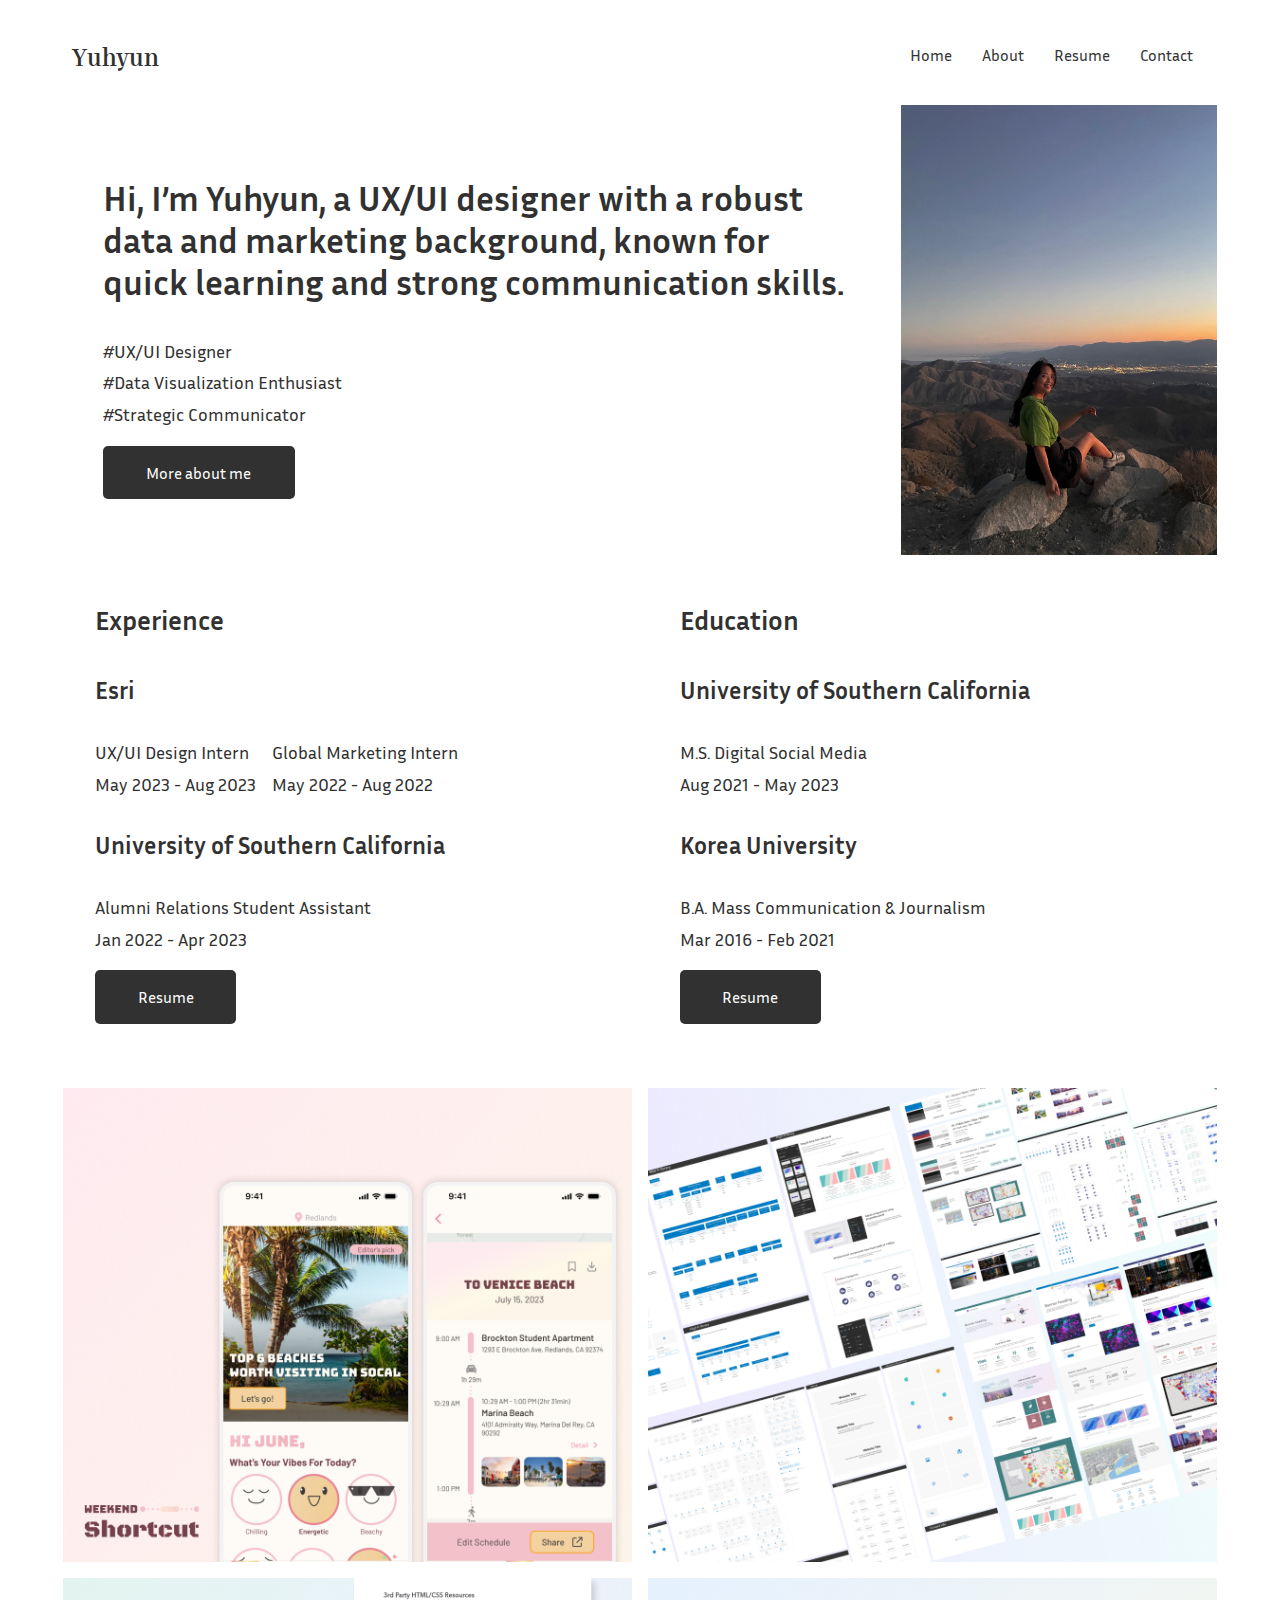
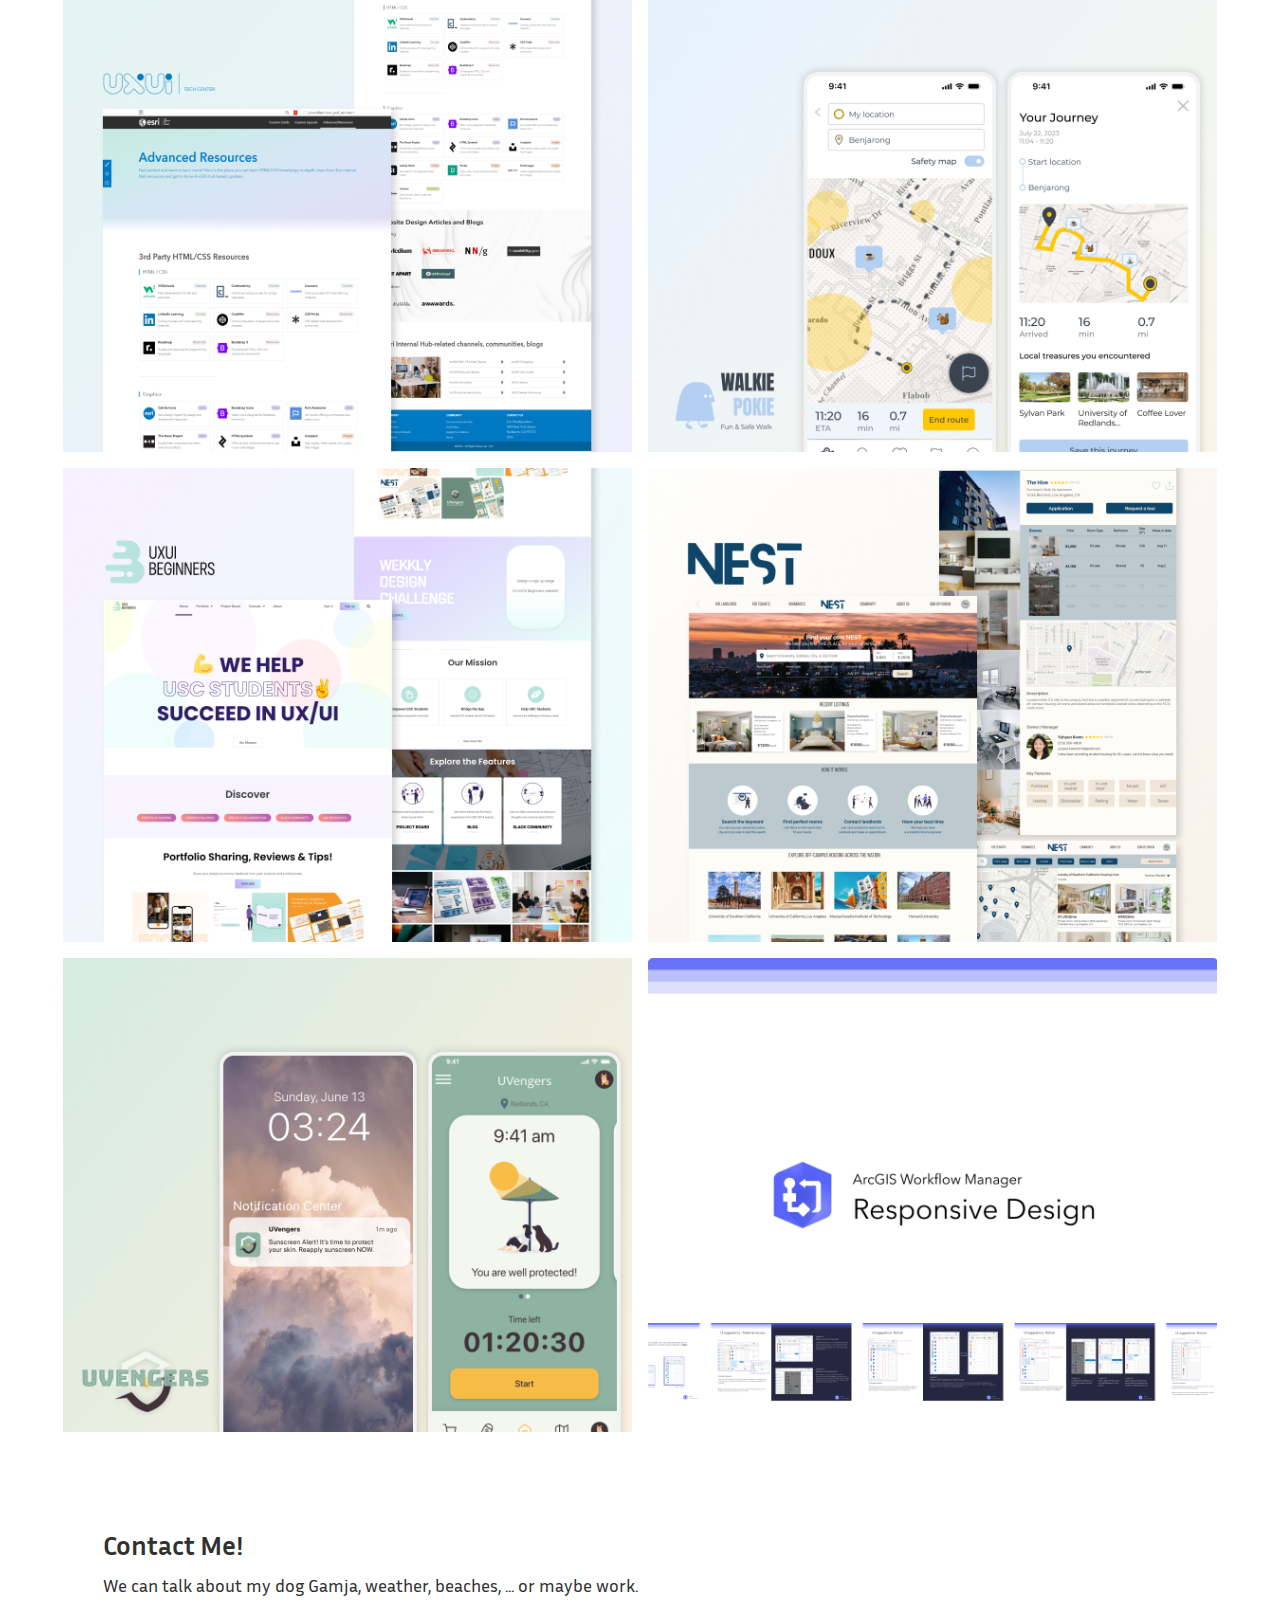
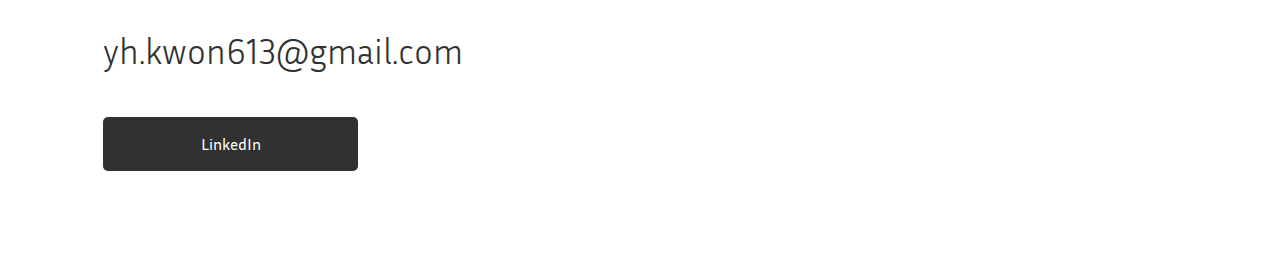
<file: index.html>
<!DOCTYPE html>
<html lang="en">
<head>
  <meta charset="UTF-8">
  <meta name="viewport" content="width=device-width, initial-scale=1.0">
  <title>Yuhyun Kwon's Portfolio</title>
  <link rel="stylesheet" href="/style.css">
</head>
<body>
<header>
<div class="headerContainer">   
<div class="logo">Yuhyun</div>
    <nav>
        <a href="/PortfolioIndex.html">Home</a>
        <a href="#">About</a>
        <a target="_blank" href="https://drive.google.com/file/d/14hzTeBTjZOtnVaaJq8IrUbXEYuvW681A/view?usp=sharing">Resume</a>
        <a href="#">Contact</a>
    </nav>
</div> 
</header>


<!-- About -->
<div class="about">
<div class="childDiv aboutText textDiv">
    <h2> Hi, I’m Yuhyun, a UX/UI designer with a robust data and marketing background, known for quick learning and strong communication skills. </h2>
    <p>#UX/UI Designer</p>
    <p>#Data Visualization Enthusiast</p>
    <p>#Strategic Communicator</p>
    <div class="buttonDark">More about me</div>
</div>
<div class="aboutImage"><img src="/Image/joshua tree.jpeg"></div>
</div>

<div class="parentDiv">
    <!-- Experience -->
    <div class="childDiv smallDiv textDiv">
        <h3>Experience</h3>
        <h4>Esri</h4>
        <div class="esri">
            <div><p>UX/UI Design Intern</p><p>May 2023 - Aug 2023</p></div>
            <div><p>Global Marketing Intern</p><p>May 2022 - Aug 2022</p></div>
        </div>
        <h4>University of Southern California</h4>
        <p>Alumni Relations Student Assistant</p><p>Jan 2022 - Apr 2023</p>
        <div class="buttonDark"><a target="_blank" href="https://drive.google.com/file/d/14hzTeBTjZOtnVaaJq8IrUbXEYuvW681A/view?usp=sharing">Resume</a></div>
    </div>
    <!-- Education -->
    <div class="childDiv smallDiv textDiv">
        <h3>Education</h3>
        <h4>University of Southern California</h4>
        <p>M.S. Digital Social Media</p><p>Aug 2021 - May 2023</p>
        <h4>Korea University</h4>
        <p>B.A. Mass Communication & Journalism</p><p>Mar 2016 - Feb 2021</p>
        <div class="buttonDark"><a target="_blank" href="https://drive.google.com/file/d/14hzTeBTjZOtnVaaJq8IrUbXEYuvW681A/view?usp=sharing">Resume</a></div>
    </div>
<!--   Portfolio start -->
<div class="childDiv smallDiv">
    <a href="/WeekendShortcut.html">
    <div class="thumbnail">
    <img src="/Thumbnail/Gradient/WeekendShortcut.png">
    <h1>Weekend Shortcut</h1>
    </div>
    </a>
</div>
<div class="childDiv smallDiv">
    <a href="">
    <div class="thumbnail">
    <img src="/Thumbnail/Figma components library.png">
    <h1>Figma Components Library for ArcGIS HUB</h1>
    </div>
    </a>
</div>
<div class="childDiv smallDiv">
    <a href="">
    <div class="thumbnail">
    <img src="/Thumbnail/Gradient/AdvancedResources.png">
    <h1>Esri Professional Services
        UX/UI Tech Center - Advanced Resources</h1>
    </div>
    </a>
</div>
<div class="childDiv smallDiv">
    <a href="">
    <div class="thumbnail">
    <img src="/Thumbnail/Gradient/WalkiePokie.png">
    <h1>Walkie Pokie</h1>
    </div>
    </a>
</div>
<div class="childDiv smallDiv">
    <a href="">
    <div class="thumbnail">
    <img src="/Thumbnail/Gradient/UXUIBeginners.png">
    <h1>UX/UI Beginners</h1>
    </div>
    </a>
</div>
<div class="childDiv smallDiv">
    <a href="">
    <div class="thumbnail">
    <img src="/Thumbnail/Gradient/NEST.png">
    <h1>NEST</h1>
    </div>
    </a>
</div>
<div class="childDiv smallDiv">
    <a href="">
    <div class="thumbnail">
    <img src="/Thumbnail/Gradient/UVengers.png">
    <h1>UVengers</h1>
    </div>
    </a>
</div>
<div class="childDiv smallDiv">
    <a href="">
    <div class="thumbnail">
    <img src="/Thumbnail/Workflow.png">
    <h1>ArcGIS Workflow Manager</h1>
    </div>
    </a>
</div>
<!-- contact me -->
    <div class="childDiv bigDiv textDiv">
    <h3> Contact Me! </h3>
    <p>We can talk about my dog Gamja, weather, beaches, ... or maybe work.</p>
    <h2>yh.kwon613@gmail.com</h2>
    <div class="buttonDark"><a target="_blank" href="https://www.linkedin.com/in/yuhyunkw/">LinkedIn</a></div>
</div>
</div>

</body>
</file>
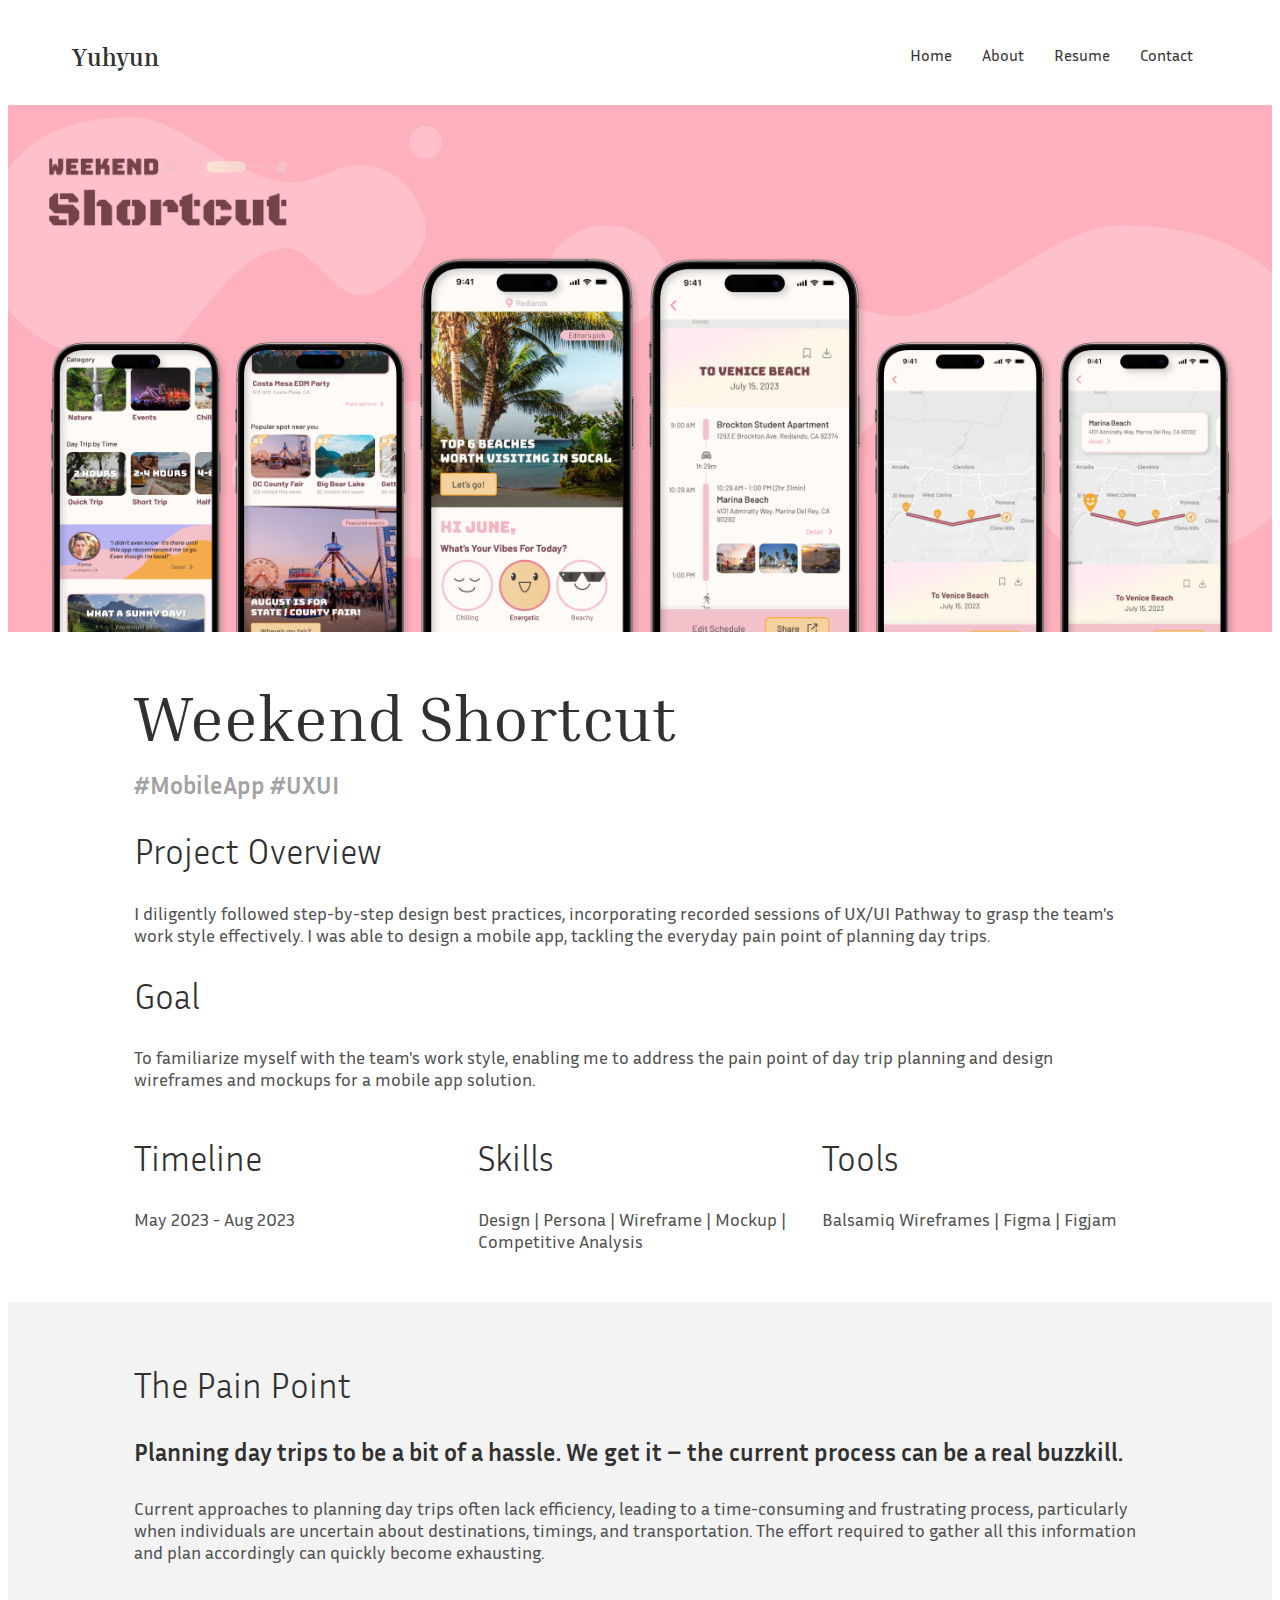
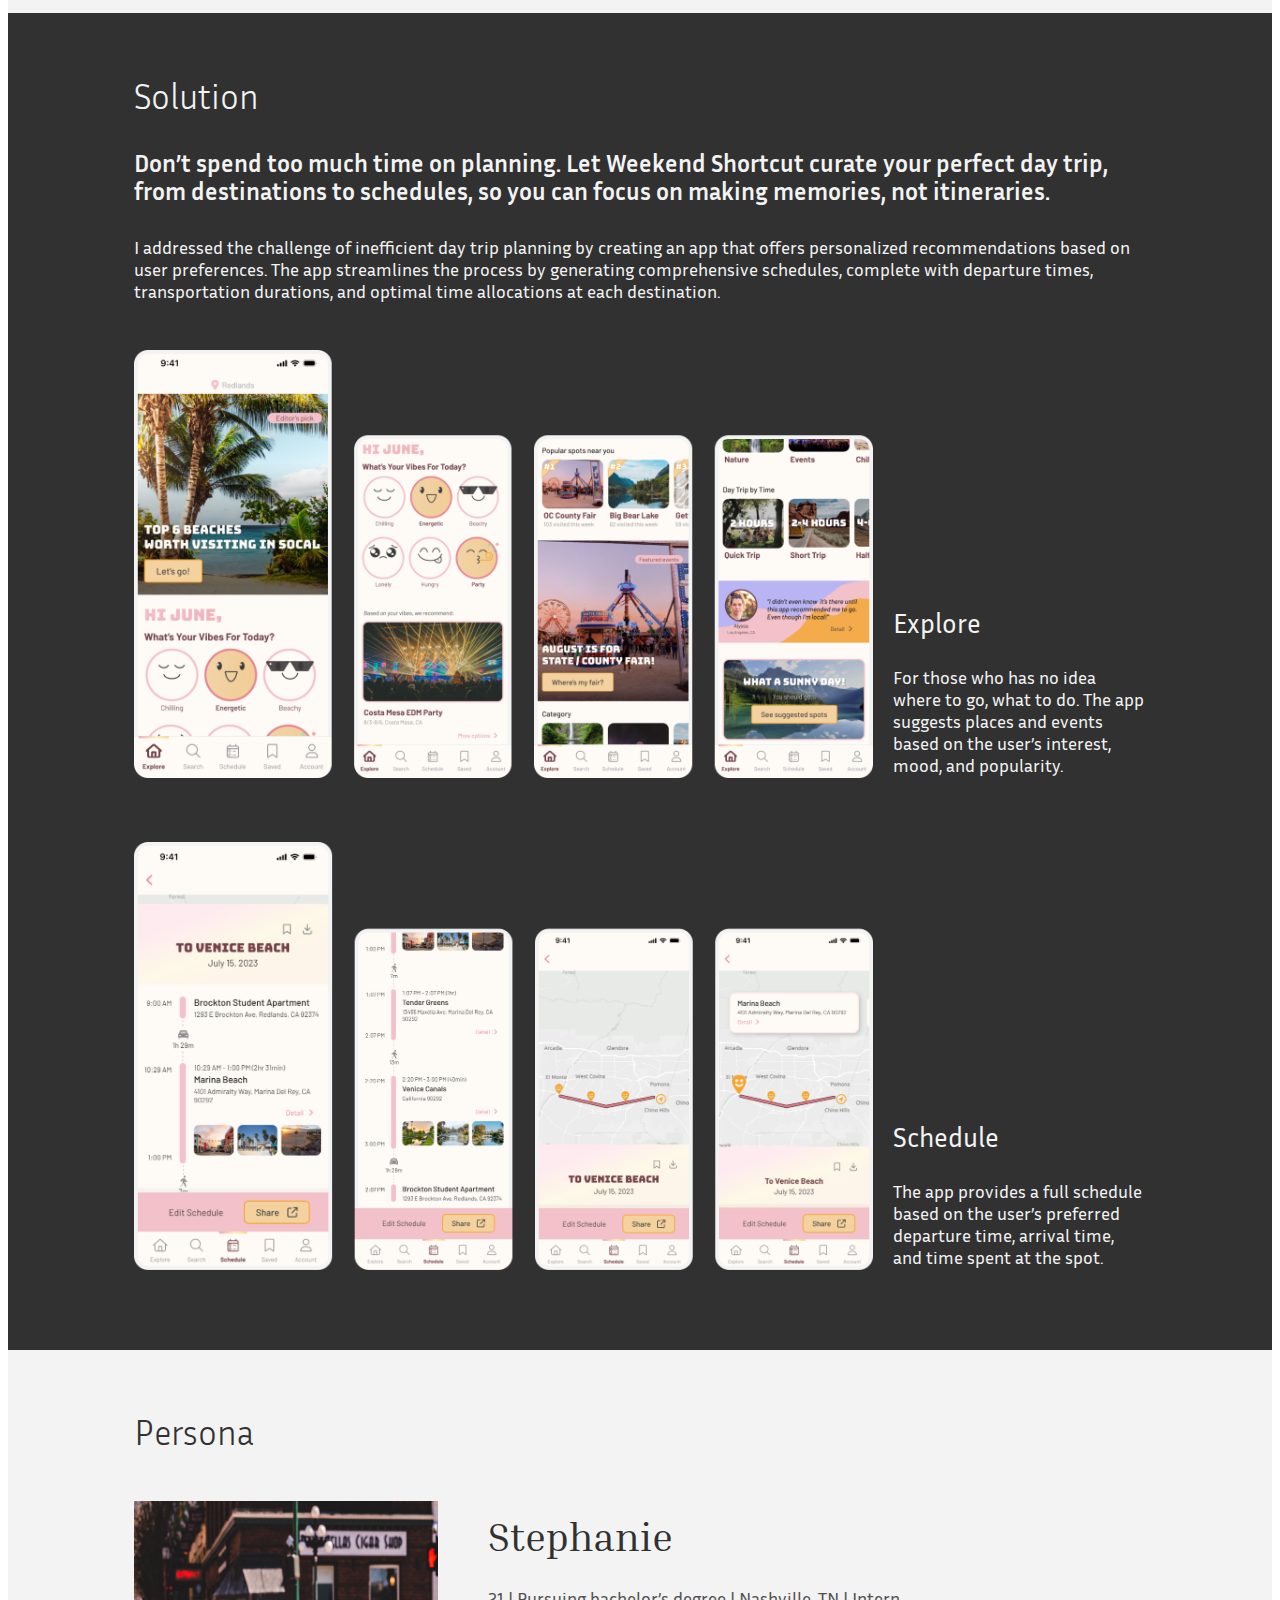
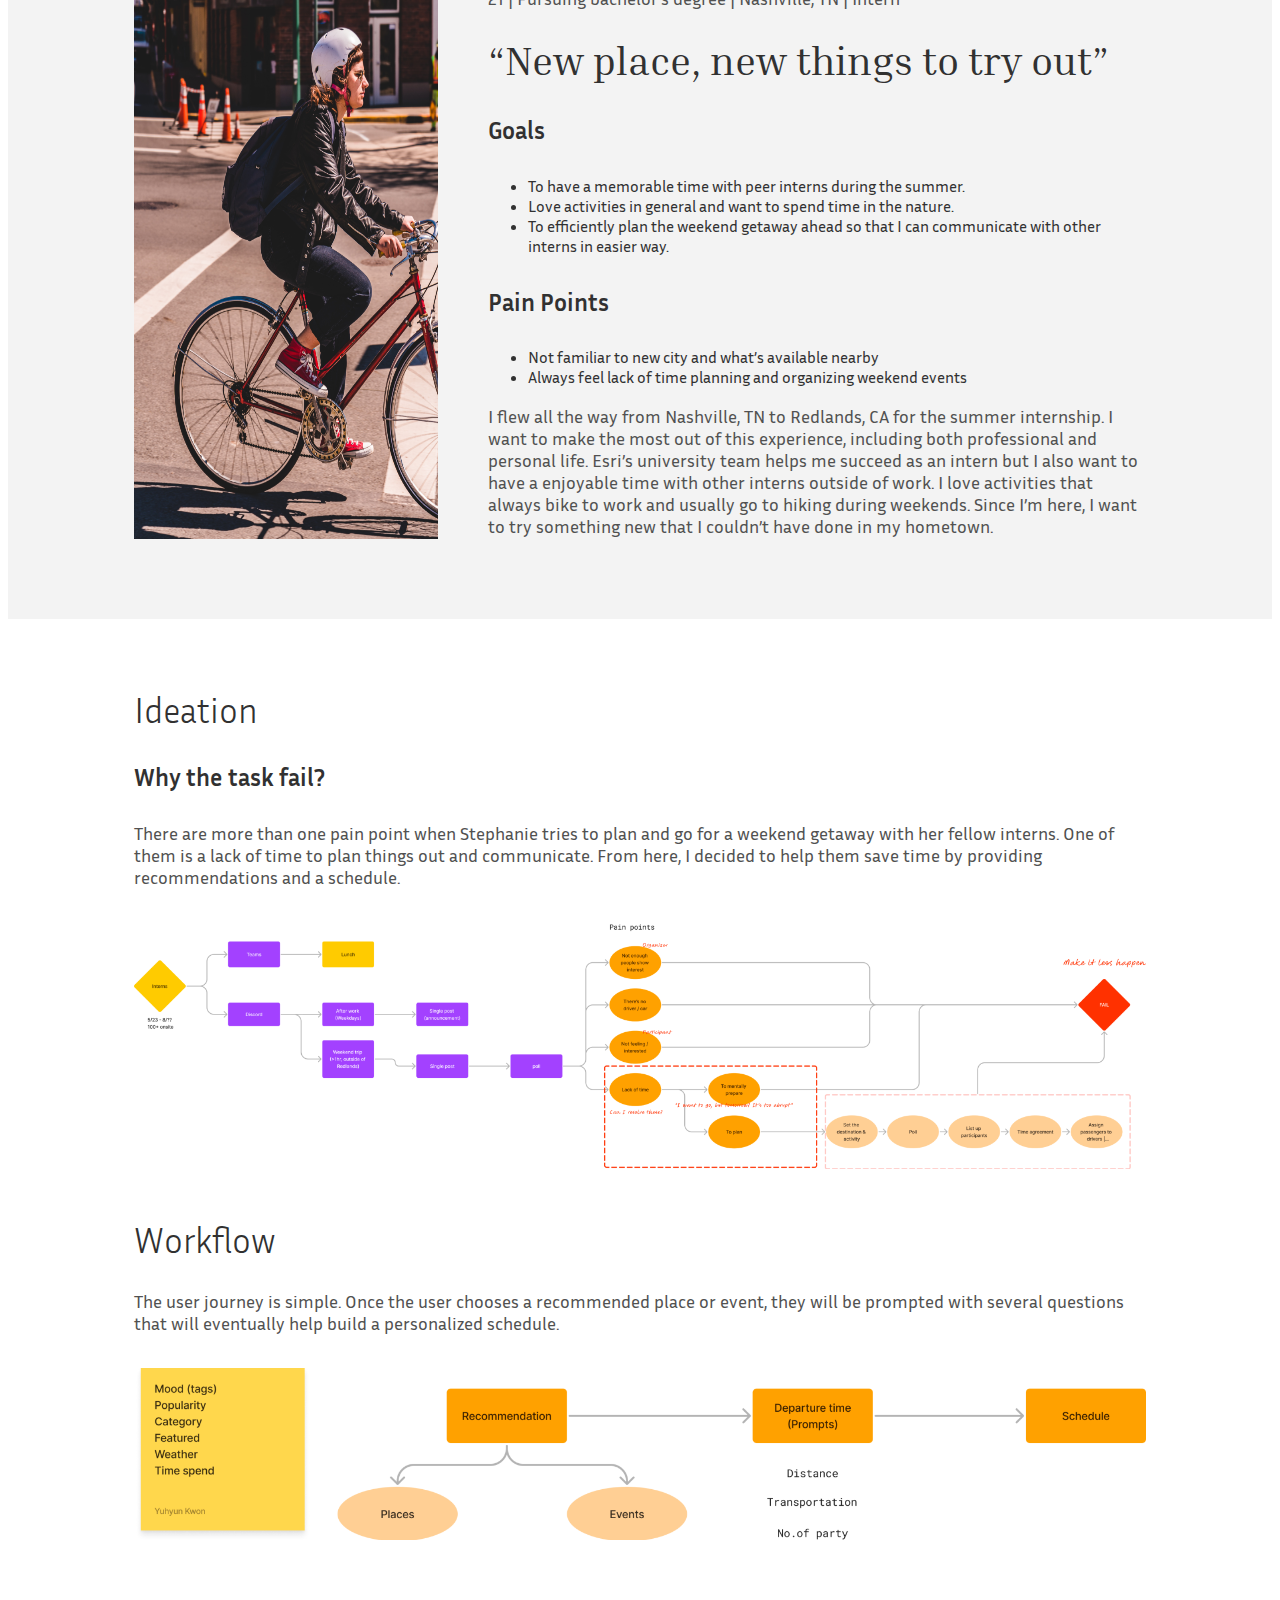
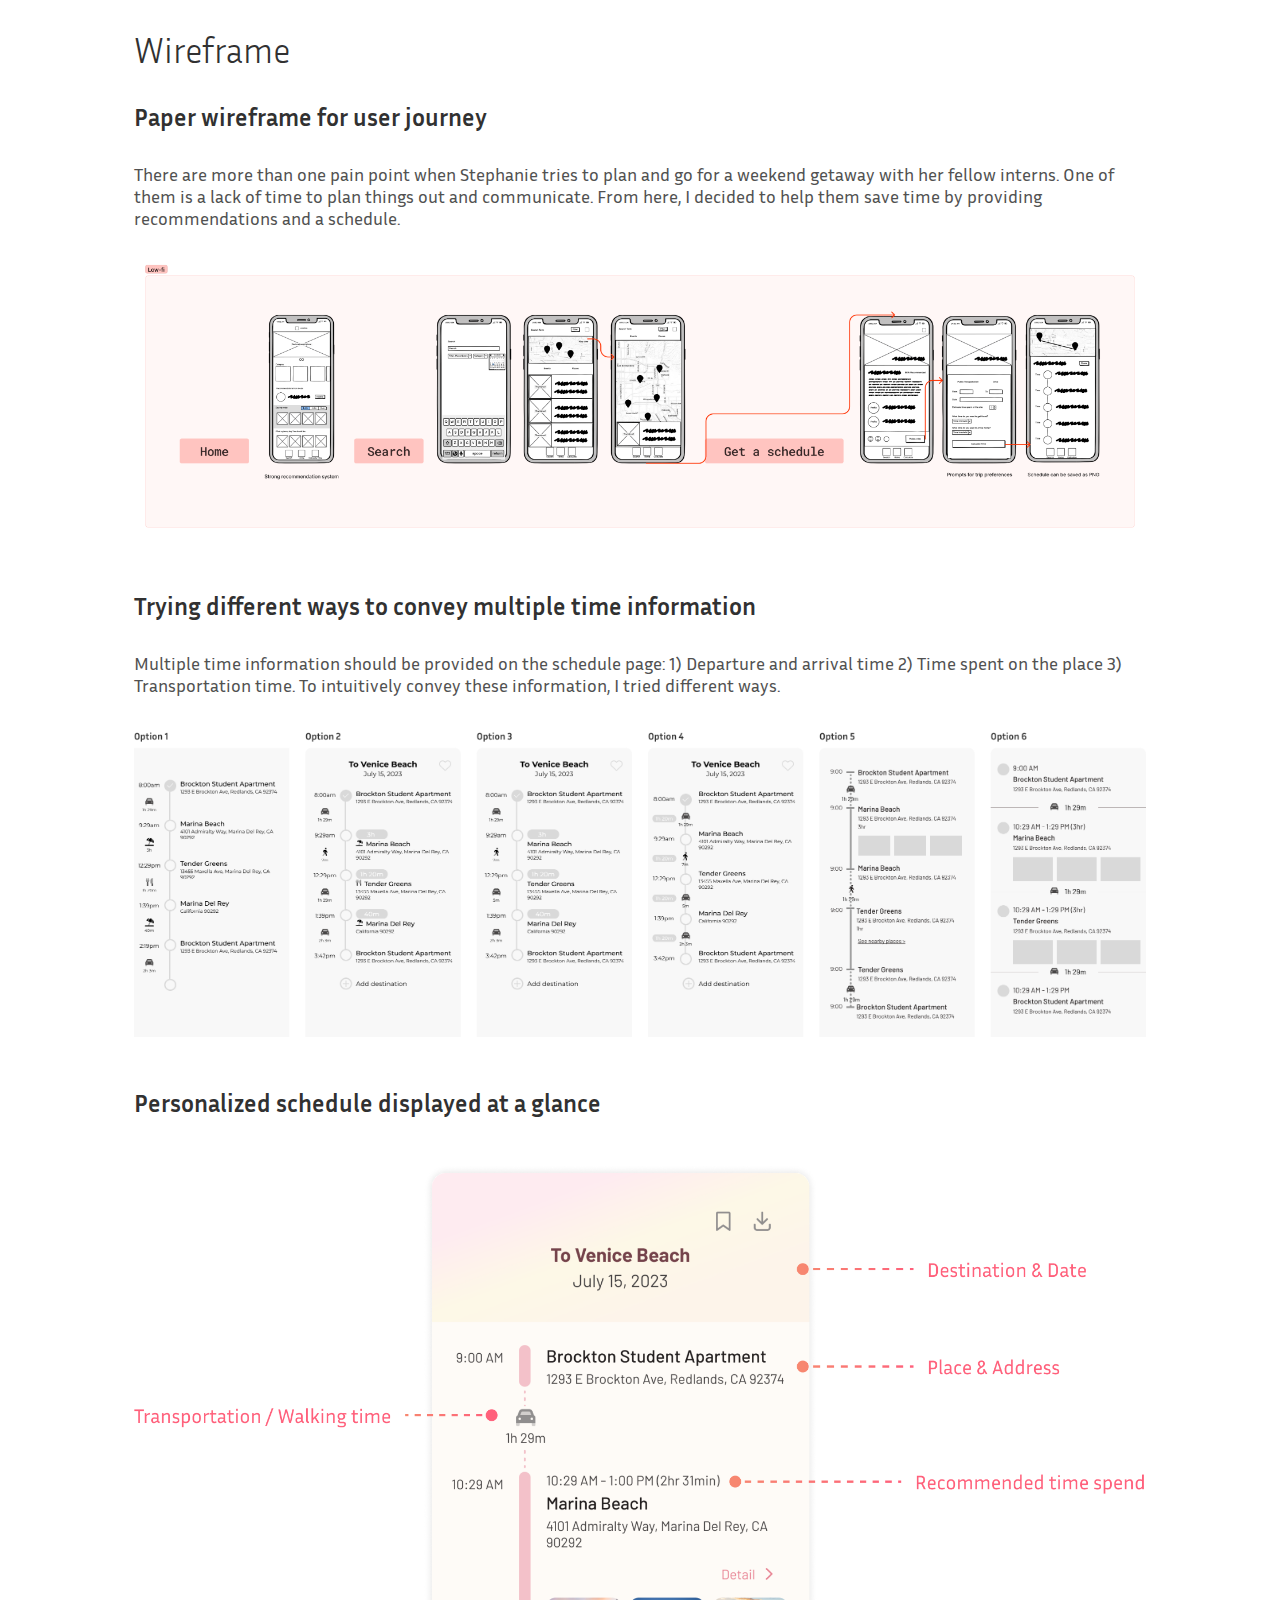
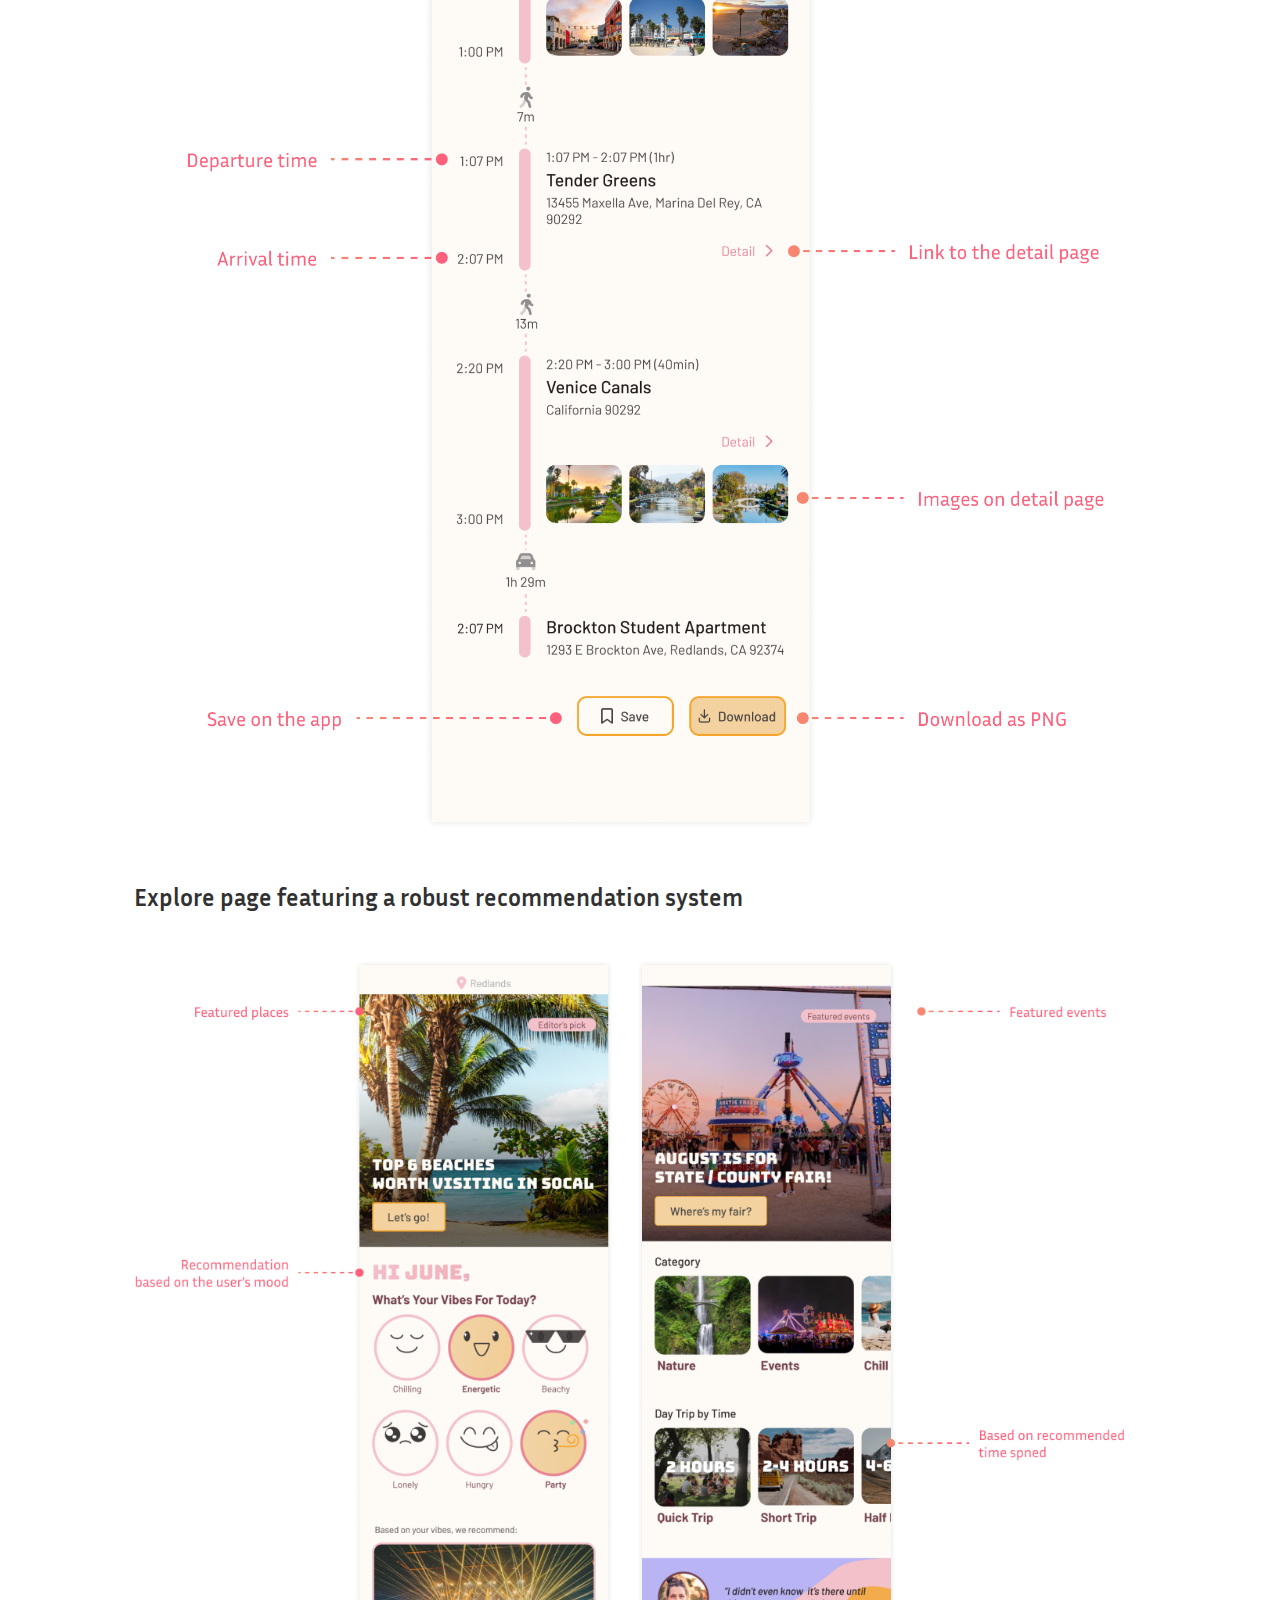
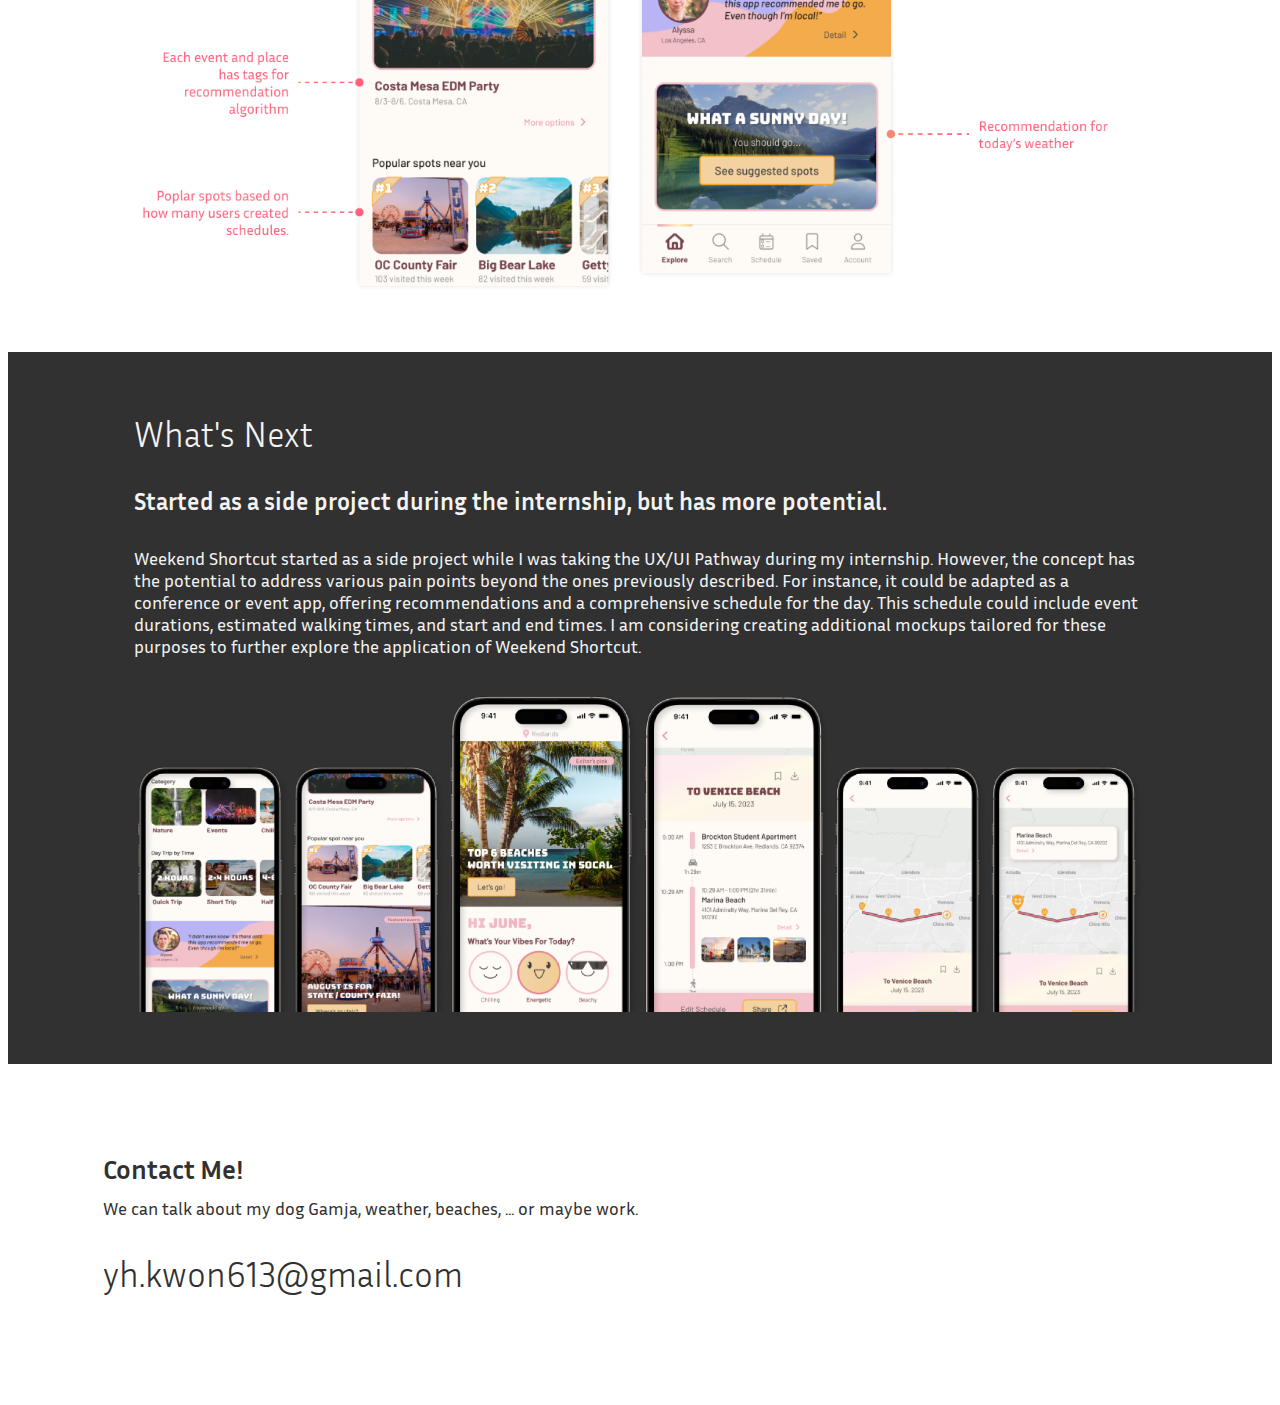
<file: WeekendShortcut.html>
<!DOCTYPE html>
<html lang="en">
<head>
  <meta charset="UTF-8">
  <meta name="viewport" content="width=device-width, initial-scale=1.0">
  <title>Weekend Shortcut</title>
  <link rel="stylesheet" href="/style.css">
</head>
<body>
<header>
<div class="headerContainer">   
<div class="logo">Yuhyun</div>
    <nav>
        <a href="/PortfolioIndex.html">Home</a>
        <a href="#">About</a>
        <a target="_blank" href="https://drive.google.com/file/d/14hzTeBTjZOtnVaaJq8IrUbXEYuvW681A/view?usp=sharing">Resume</a>
        <a href="#">Contact</a>
    </nav>
</div> 
</header>


<!-- Post thumbnail -->
<div class="postThumbnail">
    <img src="/Post/WeekendShortcut/Image/WSPostThumbnail.png">
</div>

<!-- Summary -->
<div class="postContainer">
<div class="projectSummary">
    <h1>Weekend Shortcut</h1>
    <h4>#MobileApp #UXUI</h4>
    <h2>Project Overview</h2>
    <p>I diligently followed step-by-step design best practices, incorporating recorded sessions of UX/UI Pathway to grasp the team's work style effectively. I was able to design a mobile app, tackling the everyday pain point of planning day trips.</p>
    <h2>Goal</h2>
    <p>To familiarize myself with the team's work style, enabling me to address the pain point of day trip planning and design wireframes and mockups for a mobile app solution.</p>
    <div class="postWrap">
        <div>
            <h2>Timeline</h2>
            <p>May 2023 - Aug 2023</p>
        </div>
        <div>
            <h2>Skills</h2>
            <p> Design | Persona | Wireframe | Mockup | Competitive Analysis</p>
        </div>
        <div>
            <h2>Tools</h2>
            <p>Balsamiq Wireframes | Figma | Figjam</p>
        </div>
    </div>
</div>
</div>

<!-- Pain point -->
<div class="fullLightGray">
    <div class="postContainer">
        <div class="fullChild">
            <h2>The Pain Point</h2>
            <h4>Planning day trips to be a bit of a hassle. We get it – the current process can be a real buzzkill.</h4>
            <p>Current approaches to planning day trips often lack efficiency, leading to a time-consuming and frustrating process, particularly when individuals are uncertain about destinations, timings, and transportation. The effort required to gather all this information and plan accordingly can quickly become exhausting.</p>
        </div>
    </div>
</div>

<!-- Solution -->
<div class="fullDarkGray">
    <div class="postContainer">
        <div class="fullChild">
            <h2>Solution</h2>
            <h4>Don’t spend too much time on planning. Let Weekend Shortcut curate your perfect day trip, from destinations to schedules, so you can focus on making memories, not itineraries.</h4>
            <p>I addressed the challenge of inefficient day trip planning by creating an app that offers personalized recommendations based on user preferences. The app streamlines the process by generating comprehensive schedules, complete with departure times, transportation durations, and optimal time allocations at each destination.</p>
            <div class="solutionImg displayWrap">
                <img src="/Post/WeekendShortcut/Image/WSSolution1.png">
                <div class="solutionText">
                    <h3>Explore</h3>
                    <p>For those who has no idea where to go, what to do. The app suggests places and events based on the user’s interest, mood, and popularity.</p>
                </div>
            </div>
            <div class="solutionImg displayWrap">
                <img src="/Post/WeekendShortcut/Image/WSSolution2.png">
                <div class="solutionText">
                    <h3>Schedule</h3>
                    <p>The app provides a full schedule based on the user’s preferred departure time, arrival time, and time spent at the spot.</p>
                </div>
            </div>
        </div>
    </div>
</div>

<!-- Persona -->
<div class="fullLightGray">
    <div class="postContainer fullChild">
        <h2>Persona</h2>
        <div class="displayWrap persona">
            <img src="/Post/WeekendShortcut/Image/WSPersona.png">
            <div class="personaText">
                <h1>Stephanie</h1>
                <p>21 | Pursuing bachelor’s degree | Nashville, TN | Intern</p>
                <h1>“New place, new things to try out”</h1>
                <h4>Goals</h4>
                <ul>
                    <li>To have a memorable time with peer interns during the summer.</li>
                    <li>Love activities in general and want to spend time in the nature.</li>
                    <li>To efficiently plan the weekend getaway ahead so that I can communicate with other interns in easier way.</li>
                </ul>
                <h4>Pain Points</h4>
                <ul>
                    <li>Not familiar to new city and what’s available nearby</li>
                    <li>Always feel lack of time planning and organizing weekend events</li>
                </ul>
                <p>I flew all the way from Nashville, TN to Redlands, CA for the summer internship. I want to make the most out of this experience, including both professional and personal life. Esri’s university team helps me succeed as an intern but I also want to have a enjoyable time with other interns outside of work. I love activities that always bike to work and usually go to hiking during weekends. Since I’m here, I want to try something new that I couldn’t have done in my hometown.</p>
            </div>
        </div>
    </div>
</div>

<!-- Ideation -->
<div class="postContainer">
    <div class="spacer"></div>
    <h2>Ideation</h2>
    <h4>Why the task fail?</h4>
    <p>There are more than one pain point when Stephanie tries to plan and go for a weekend getaway with her fellow interns. One of them is a lack of time to plan things out and communicate. From here, I decided to help them save time by providing recommendations and a schedule.</p>
    <img src="/Post/WeekendShortcut/Image/WSIdeation1.png">
    <h2>Workflow</h2>
    <p>The user journey is simple. Once the user chooses a recommended place or event, they will be prompted with several questions that will eventually help build a personalized schedule.</p>
    <img src="/Post/WeekendShortcut/Image/WSIdeation2.png">

<!-- Wireframe -->
    <div class="spacer"></div>
    <h2>Wireframe</h2>
    <h4>Paper wireframe for user journey</h4>
    <p>There are more than one pain point when Stephanie tries to plan and go for a weekend getaway with her fellow interns. One of them is a lack of time to plan things out and communicate. From here, I decided to help them save time by providing recommendations and a schedule.</p>
    <img src="/Post/WeekendShortcut/Image/WSlowfi.png">
    <h4>Trying different ways to convey multiple time information</h4>
    <p>Multiple time information should be provided on the schedule page: 1) Departure and arrival time 2) Time spent on the place 3) Transportation time. To intuitively convey these information, I tried different ways.</p>
    <img src="/Post/WeekendShortcut/Image/Schedule ideation.png">
    <h4>Personalized schedule displayed at a glance</h4>
    <img src="/Post/WeekendShortcut/Image/Schedule.png">
    <h4>Explore page featuring a robust recommendation system</h4>
    <img src="/Post/WeekendShortcut/Image/HomeExplain.png">   
    <div class="spacer"></div>
</div>

<!-- What's next -->
<div class="fullDarkGray">
    <div class="postContainer">
        <div class="fullChild">
            <h2>What's Next</h2>
            <h4>Started as a side project during the internship, but has more potential.</h4>
            <p>Weekend Shortcut started as a side project while I was taking the UX/UI Pathway during my internship. However, the concept has the potential to address various pain points beyond the ones previously described. For instance, it could be adapted as a conference or event app, offering recommendations and a comprehensive schedule for the day. This schedule could include event durations, estimated walking times, and start and end times. I am considering creating additional mockups tailored for these purposes to further explore the application of Weekend Shortcut.</p>
            <img src="/Post/WeekendShortcut/Image/iPhone mockups.png">
        </div>
    </div>
</div>

<!-- contact me -->
<div class="childDiv bigDiv textDiv">
    <h3> Contact Me! </h3>
    <p>We can talk about my dog Gamja, weather, beaches, ... or maybe work.</p>
    <h2>yh.kwon613@gmail.com</h2>
</div>
</file>
<file: style.css>
@import url('https://fonts.googleapis.com/css2?family=Inria+Sans:wght@300&family=Inria+Serif:wght@400&display=swap');

/* nav bar */

header {
  background-color: white;
  /* box-shadow: 0 2px 4px rgba(0, 0, 0, 0.1); */
  justify-content: center;
}

.headerContainer {
    justify-content: space-between;
    align-items: center;
    max-width: 1440px;
    display: flex;
    align-items: center;
    padding: 2rem 4rem;
    margin: 0 auto;
}

.logo {
  font-family: 'Inria Serif', serif;
  font-size: 24px;
  font-weight: bold;
}

nav {
  display: flex;
}

nav a {
  text-decoration: none;
  color: #333;
  margin: 0 15px;
  transition: color 0.3s, border-bottom 0.3s; /* Add border transition */
  border-bottom: 3px solid transparent; /* Initial border style */
  padding: 5px 0;
}


nav a:hover {
  border-bottom: 3px solid #FF607B; 
}

/* font */

body {
  font-family: 'Inria Sans', sans-serif;
  color: var(--dark-gray)
}

h1 {
  font-family: 'Inria Serif', serif;
  font-size: 2.5rem;
  font-weight: 400;
}

h2 {
  font-family: 'Inria Sans', sans-serif;
  font-size: 2.2rem;
  font-weight: 300;
}

h3 {
  font-family: 'Inria Sans', sans-serif;
  font-size: 1.7rem;
  font-weight: 400;
}

h4 {
  font-family: 'Inria Sans', sans-serif;
  font-size: 1.5rem;
  font-weight: bold;
  
}

p {
  font-family: 'Inria Sans', sans-serif;
  font-size: 18px;
  font-weight: 400;
}

:root {
  --light-gray: #F3F3F3;
  --dark-gray: #313131;
  --border-gradient: linear-gradient(to right, #F78770, #FF607B);
  --pink: #FF607B;
  --text-gray: #515151;
  --gray: #A2A2A2;
}

/* Home */
/* Intro */
.about {
  display: flex;
  flex-wrap: wrap;
  justify-content: center;
  margin: 0 auto;
  max-width: 1440px;
  /* padding: 0 3rem; */
}
.aboutText {
  width: 65%;
  height: auto;
  margin: 3rem auto;
}
.aboutImage {
  width: 25%;
  height: auto;
}
.aboutImage img {
  width: 100%;
  height: 100%;
  object-fit: cover;
  vertical-align: top;
  /* box-shadow: 8px 8px 4px rgba(255, 96, 123, 0.5); */
}


.parentDiv {
    display: flex;
    flex-wrap: wrap;
    justify-content: center;
    align-items: top;
    max-width: 1440px;
    margin: 0 auto;
}



.childDiv {
  margin: 0.5rem;
  height: auto;
  /* border: 4px solid #FF607B; */
  display: flex;
  flex-direction: column;
  box-sizing:border-box;
}

.textDiv {
  padding: 2rem;
  box-sizing: border-box;
}

.bigDiv {
  width: 90%;
  margin: 3rem auto;
  /* background-color: var(--light-gray); */
}

.aboutText h2 {
  font-weight: 700;
  margin: 2rem 0;
  flex: 1;
}

.smallDiv {
  width: 45%;
}

.esri {
    display: flex;
    flex-wrap: wrap;
}

/* button */
.buttonDark {
  width: 20%;
  background-color: var(--dark-gray);
  color: #ffffff;
  border-radius: 5px;
  padding: 0.8rem 1rem;
  display: flex;
  justify-content: center;
  align-items: center;
  cursor: pointer;
  border: none;
  outline: none;
  margin: 1rem 0;
   border: 4px solid transparent; /* Initial border */
  border-image: transparent;
  border-image-slice: 1;
  transition: border 0.6s ease;
}

.buttonDark:hover {
  border: 4px solid transparent; /* Reset border for transition */
  border-image: linear-gradient(to right, #F78770, #FF607B);
  border-image-slice: 1;
}

.buttonDark a {
  text-decoration: none;
  color: white;
}

.buttonDark:active {
    opacity: 0.8;
}

/* Portfolio */
.childDiv h3 {
  margin: 0.5rem 0;
  font-weight: 700;
}

.childDiv p {
  margin: 0.3rem 0;
}

.esri>div {
  margin-right: 1rem;
}

.esri p:first-child {
  margin-bottom: 0.6rem;
}

.smallDiv img {
  width: 100%;
  height: 100%;
  object-fit: cover;
  vertical-align: top;
  /* border: 4px solid transparent; 
  border-image: transparent;
  border-image-slice: 1;
  transition: border 0.3s ease; */
}

.smallDiv:hover {
  border: 8px solid transparent; 
  border-image: linear-gradient(to right, #F78770, #FF607B);
  border-image-slice: 1;
}

.thumbnail {
  position:relative;
  width:100%;
  height:auto;
  display:flex;
  justify-content:center;
  align-items:center;
  text-align: center;
}

.thumbnail:after {
  content:'';
  position:absolute;
  width:100%; height:100%;
  top:0; left:0;
  background:rgba(255,255,255,1);
  opacity:0;
  transition: all 0.3s ease;
}

.thumbnail:hover:after {
  opacity: 1;
}

.thumbnail p, .thumbnail h1 {
  position:absolute;
  color: var(--dark-gray);
  font-size: 1.5rem;
  z-index: 99;
  display: none;
  margin: 1rem;
}

.thumbnail:hover p, .thumbnail:hover h1 {
  display: flex;
}


/* Post */
.postContainer {
    width: 80%;
    max-width: 1440px;
    padding: 3rem auto;
    justify-content: center;
    margin: 0 auto;
}
.postContainer p {
    color: var(--text-gray)
}
.postContainer div {
    box-sizing:border-box;
}
.postContainer img {
    width: 100%;
    /* max-width: 800px; */
    margin: 1rem 0;
    height: auto;
}
.spacer {
    height: 2.5rem;
}

/* Post thumbnail */
.postThumbnail {
    max-width: 1440px;
    width: 100%;
    margin: 0 auto;
}

.postThumbnail img {
    width: 100%;
    height: auto;
}

/* Post summary */
.projectSummary {
    margin-bottom: 2rem;
}
.projectSummary h1 {
    font-size: 4rem;
    margin-bottom: 1rem;
}

.projectSummary h4 {
    color: var(--gray);
    margin-top: 0.5rem;
}

.postWrap {
    display: flex;
    flex-wrap: wrap;
    justify-content: space-between;
}
.postWrap>div {
    width: 32%;
}

/* Challange, solution, persona */
.fullLightGray {
    background-color: var(--light-gray);
}
.fullChild {
    padding: 2rem 0;
}

.fullDarkGray {
    background-color: var(--dark-gray)
}

.fullDarkGray h1, .fullDarkGray h2, .fullDarkGray h3, .fullDarkGray h4, .fullDarkGray p {
    color: var(--light-gray)
}

.displayWrap {
    display: flex;
    flex-wrap: wrap;
}

.solutionImg {
    justify-content: space-between;
    align-items: flex-end;
    margin: 2rem auto;
}
.solutionImg img {
    width:73%;
}
.solutionText {
    width: 25%;
}

.persona {
    justify-content: space-between;
    margin: 2rem auto;
}
.persona img {
    width: 30%;
    min-width: 300px;
    margin-right: 1.5rem;
}
.personaText {
    width: 65%;
}
</file>
